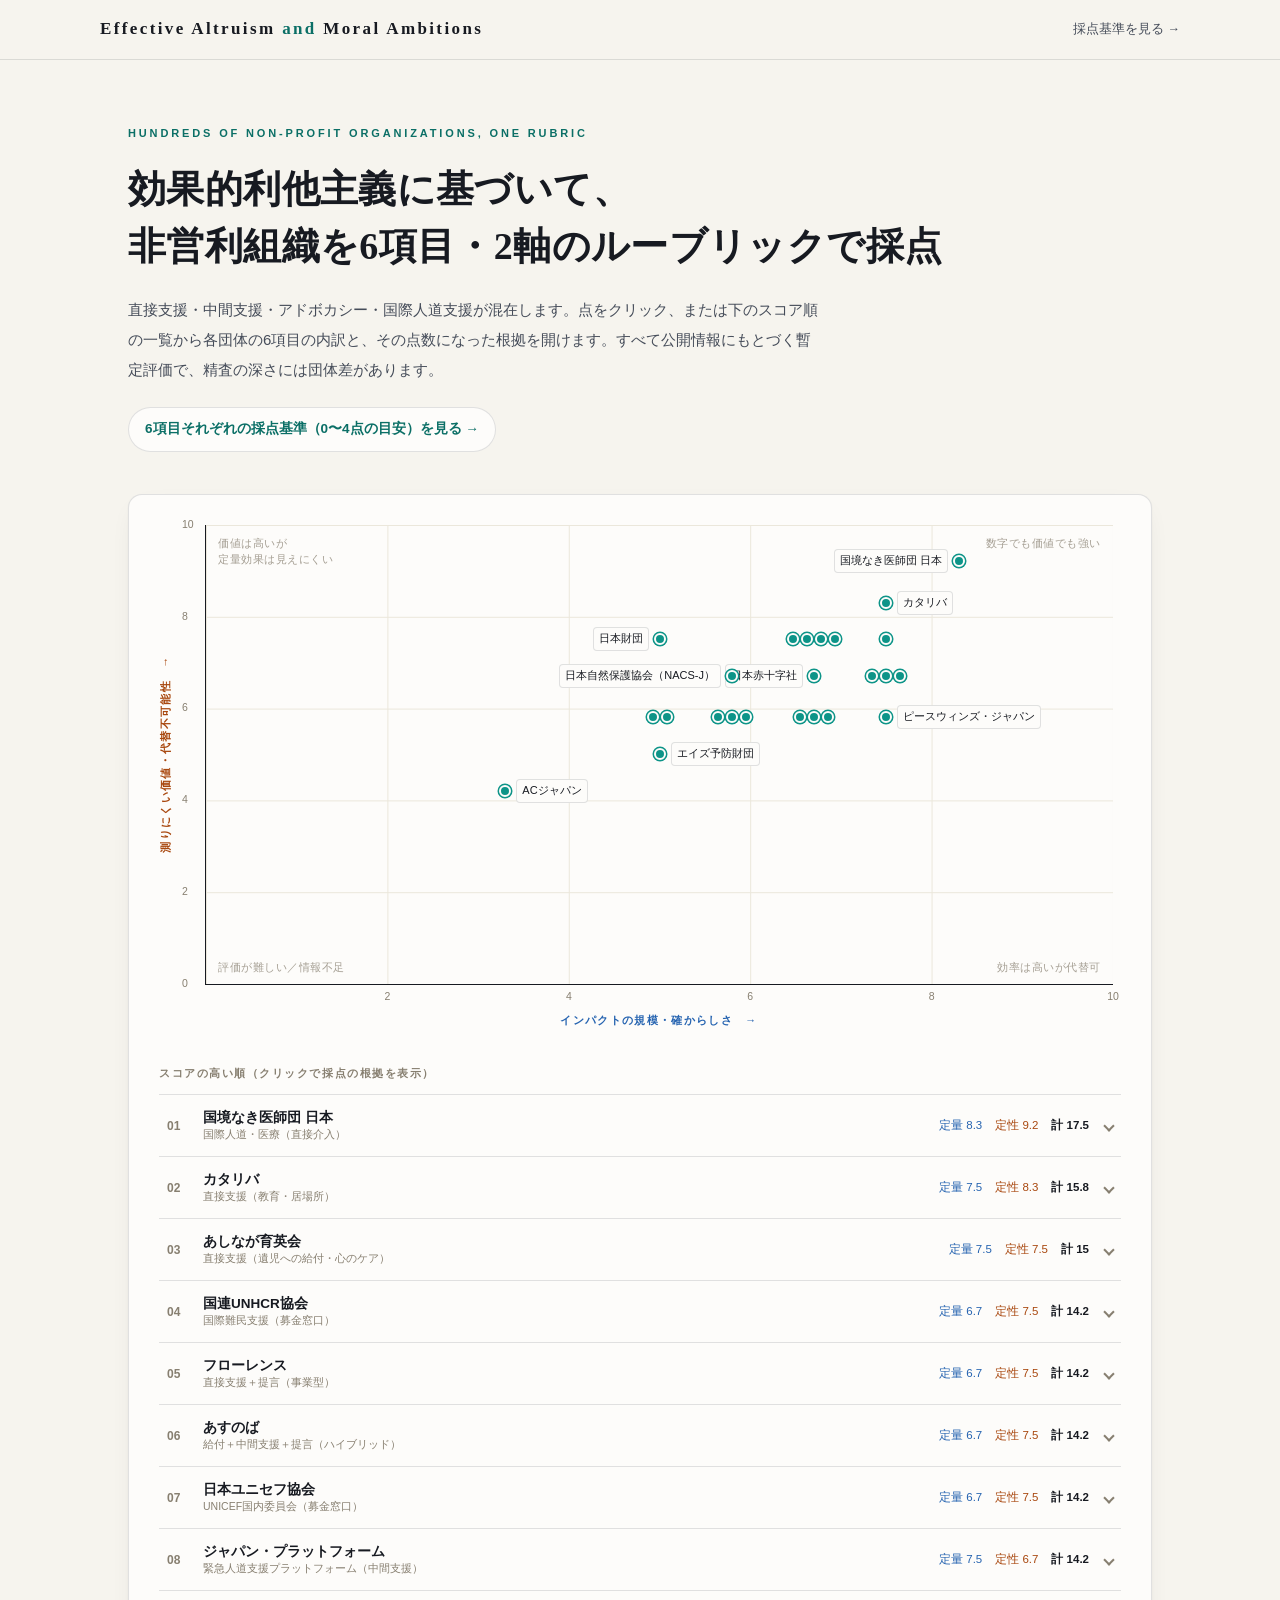
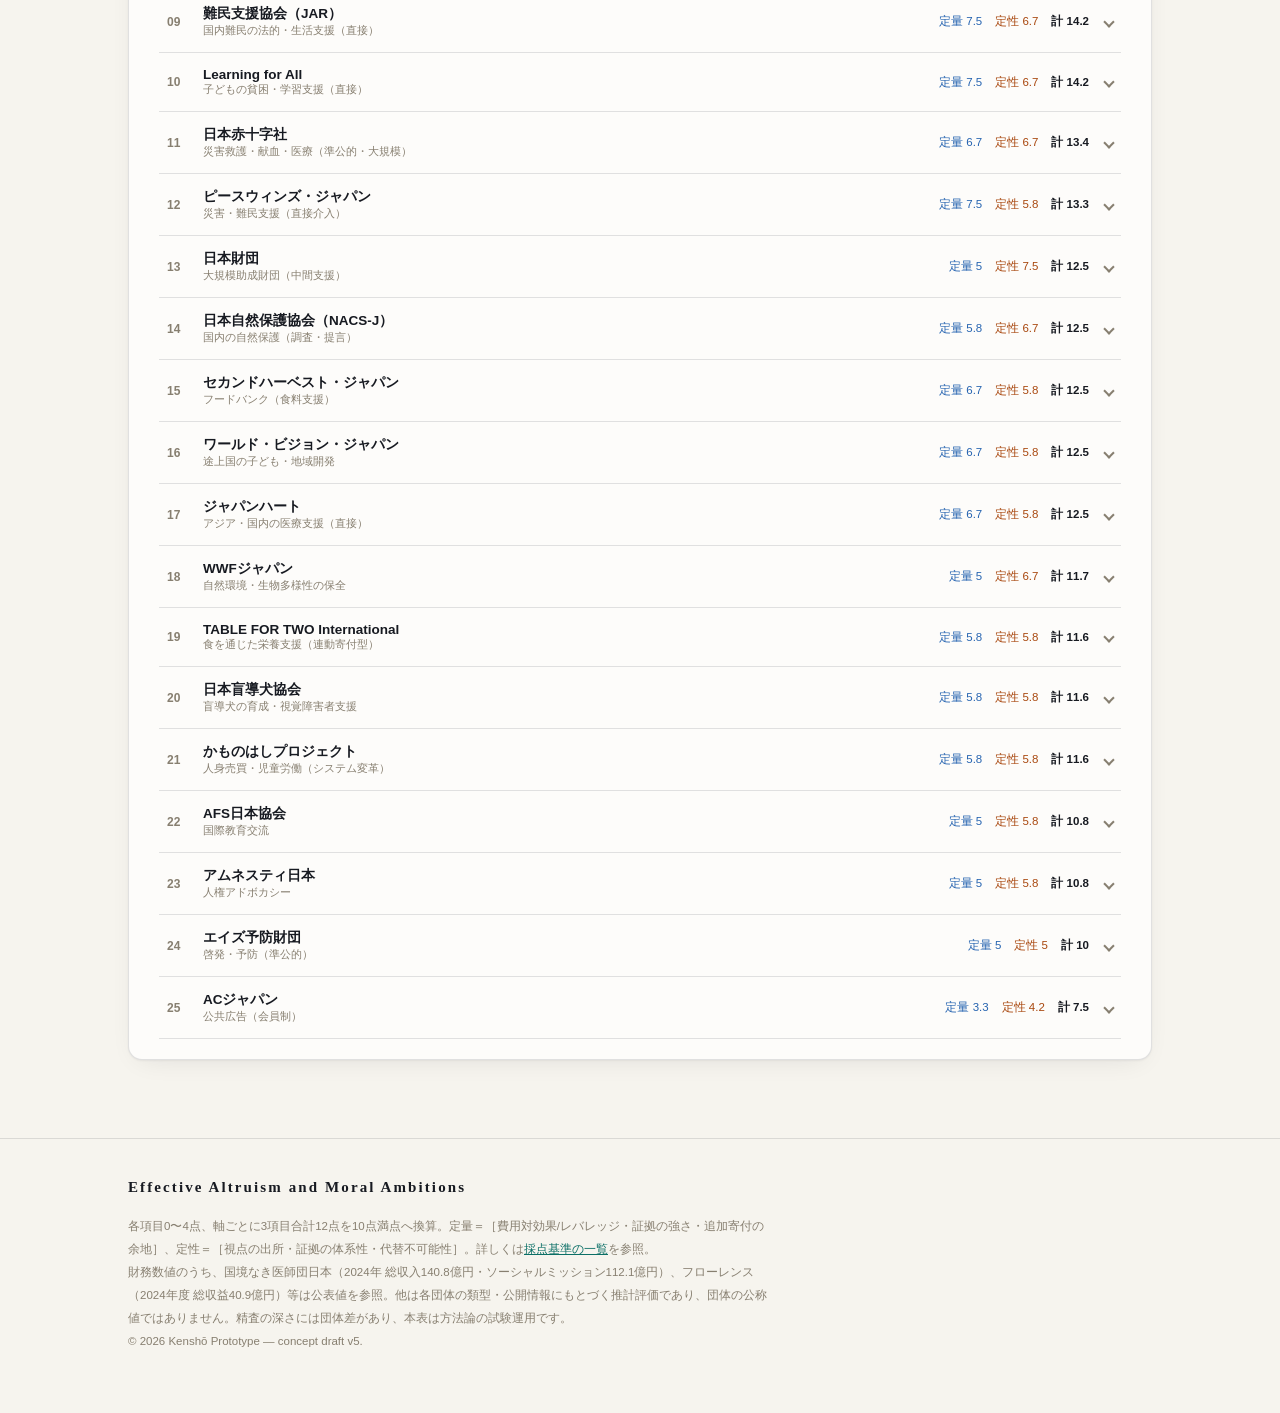
<file: index.html>
<!DOCTYPE html>
<html lang="ja">
<head>
<meta charset="UTF-8">
<meta name="viewport" content="width=device-width, initial-scale=1.0">
<title>Effective Altruism and Moral Ambitions</title>
<link rel="stylesheet" href="style.css">
</head>
<body>

<header>
  <div class="wrap head-inner">
    <a class="brand" href="index.html">Effective Altruism <em>and</em> Moral Ambitions</a>
    <nav class="nav"><a href="criteria.html">採点基準を見る →</a></nav>
  </div>
</header>

<div class="intro">
  <div class="wrap">
    <div class="eyebrow">Hundreds of Non-profit Organizations, One Rubric</div>
    <h1>効果的利他主義に基づいて、<br>非営利組織を6項目・2軸のルーブリックで採点</h1>
    <p class="lede sans">直接支援・中間支援・アドボカシー・国際人道支援が混在します。点をクリック、または下のスコア順の一覧から各団体の6項目の内訳と、その点数になった根拠を開けます。すべて公開情報にもとづく暫定評価で、精査の深さには団体差があります。</p>
    <p class="more"><a href="criteria.html">6項目それぞれの採点基準（0〜4点の目安）を見る →</a></p>
  </div>
</div>

<section class="viz">
  <div class="wrap">
    <div class="plot-card">
      <div class="plot-frame">
        <div class="plot" id="plot">
          <div class="ylabel sans">測りにくい価値・代替不可能性　→</div>
          <div class="qn tl sans">価値は高いが<br>定量効果は見えにくい</div>
          <div class="qn tr sans">数字でも価値でも強い</div>
          <div class="qn bl sans">評価が難しい／情報不足</div>
          <div class="qn br sans">効率は高いが代替可</div>
          <div class="tip" id="tip" role="tooltip"></div>
        </div>
        <div class="xlabel sans">インパクトの規模・確からしさ　→</div>
      </div>
      <div class="ranklist-h sans">スコアの高い順（クリックで採点の根拠を表示）</div>
      <div class="ranklist" id="ranklist" role="list"></div>
    </div>
  </div>
</section>

<footer>
  <div class="wrap">
    <a class="f-brand" href="index.html">Effective Altruism and Moral Ambitions</a>
    <p class="fnote sans">
      各項目0〜4点、軸ごとに3項目合計12点を10点満点へ換算。定量＝［費用対効果/レバレッジ・証拠の強さ・追加寄付の余地］、定性＝［視点の出所・証拠の体系性・代替不可能性］。詳しくは<a href="criteria.html">採点基準の一覧</a>を参照。<br>
      財務数値のうち、国境なき医師団日本（2024年 総収入140.8億円・ソーシャルミッション112.1億円）、フローレンス（2024年度 総収益40.9億円）等は公表値を参照。他は各団体の類型・公開情報にもとづく推計評価であり、団体の公称値ではありません。精査の深さには団体差があり、本表は方法論の試験運用です。<br>
      © 2026 Kenshō Prototype — concept draft v5.
    </p>
  </div>
</footer>

<script src="data/orgs.js"></script>
<script src="data/criteria.js"></script>
<script>
  const conv=a=>Math.round(a.reduce((x,y)=>x+y,0)/12*100)/10;

  // lp: which side the plot label sits on ('r' right / 'l' left)
  const orgs = window.ORGS;

  const plot=document.getElementById('plot');
  const ranklist=document.getElementById('ranklist');
  const tip=document.getElementById('tip');
  const dots={};

  // axis ticks (0–10, step 2)
  for(let v=0;v<=10;v+=2){
    const ty=document.createElement('span');
    ty.className='tick y sans'; ty.textContent=v;
    ty.style.bottom=(v*10)+'%'; plot.appendChild(ty);
    if(v>0){
      const tx=document.createElement('span');
      tx.className='tick x sans'; tx.textContent=v;
      tx.style.left=(v*10)+'%'; plot.appendChild(tx);
    }
  }

  // orgs sharing the exact same (x,y) get dodged horizontally so both stay visible
  const groups={};
  orgs.forEach(o=>{
    o._qx=conv(o.q); o._ly=conv(o.l);
    const k=o._qx+'|'+o._ly;
    (groups[k]=groups[k]||[]).push(o);
  });
  Object.values(groups).forEach(g=>{
    g.forEach((o,i)=>{ o._dx=g.length>1?(i-(g.length-1)/2)*14:0; });
  });

  function showTip(o,d){
    tip.innerHTML=`<div class="t-name">${o.name}</div><div class="t-kind">${o.kind}</div>
      <div class="t-scores"><span class="q">定量 <b>${o._qx}</b></span><span class="l">定性 <b>${o._ly}</b></span></div>`;
    const x=d.offsetLeft+o._dx, y=d.offsetTop;
    tip.style.left=Math.min(Math.max(x,80),plot.clientWidth-80)+'px';
    if(y<110){ tip.style.top=(y+16)+'px'; tip.style.transform='translateX(-50%)'; }
    else{ tip.style.top=(y-14)+'px'; tip.style.transform='translate(-50%,-100%)'; }
    tip.classList.add('show');
  }
  const hideTip=()=>tip.classList.remove('show');

  orgs.forEach((o,i)=>{
    const d=document.createElement('div');
    d.className='dot';
    d.style.left=(o._qx/10*100)+'%';
    d.style.bottom=(o._ly/10*100)+'%';
    d.style.transform=`translate(calc(-50% + ${o._dx}px),50%)`;
    d.setAttribute('role','button');
    d.setAttribute('tabindex','0');
    d.setAttribute('aria-label',`${o.name} 定量${o._qx} 定性${o._ly}`);
    d.innerHTML=`<div class="pt"></div><div class="tag ${o.lp} sans">${o.name}</div>`;
    d.addEventListener('click',()=>openFromDot(i));
    d.addEventListener('keydown',e=>{if(e.key==='Enter'||e.key===' '){e.preventDefault();openFromDot(i);}});
    d.addEventListener('mouseenter',()=>showTip(o,d));
    d.addEventListener('focus',()=>showTip(o,d));
    d.addEventListener('mouseleave',hideTip);
    d.addEventListener('blur',hideTip);
    plot.appendChild(d); dots[i]=d;
  });

  // Ranked accordion (replaces the old tabs): sorted by combined score,
  // each row collapses/expands its scoring detail in place on click.
  const tot=o=>Math.round((o._qx+o._ly)*10)/10;
  orgs.map((o,i)=>i)
    .sort((a,b)=>(tot(orgs[b])-tot(orgs[a]))||(a-b))
    .forEach((i,rank)=>{
      const o=orgs[i];
      const wrap=document.createElement('div');
      wrap.className='rank-item-wrap';
      wrap.innerHTML=`<button class="rank-item" aria-expanded="false">
          <span class="rank-no sans">${String(rank+1).padStart(2,'0')}</span>
          <span class="rank-main"><span class="rank-name">${o.name}</span><span class="rank-kind sans">${o.kind}</span></span>
          <span class="rank-sc sans"><span class="q">定量 ${o._qx}</span><span class="l">定性 ${o._ly}</span><span class="tt">計 ${tot(o)}</span></span>
          <span class="rank-caret" aria-hidden="true"></span>
        </button>
        <div class="rank-detail"><div class="rank-detail-inner">${axisHTML(o,'q')+axisHTML(o,'l')}</div></div>`;
      wrap.querySelector('.rank-item').addEventListener('click',()=>toggle(i));
      ranklist.appendChild(wrap);
      o._tab=wrap;
    });

  // Label de-cluttering: a dot whose point is close to any other dot shows no
  // persistent label (revealed only on hover / focus / select). Among the
  // remaining isolated dots, drop any label that would still overlap another.
  function layoutLabels(){
    const pr=plot.getBoundingClientRect();
    if(!pr.width) return;
    const rel=el=>{const r=el.getBoundingClientRect();return{l:r.left-pr.left,t:r.top-pr.top,r:r.right-pr.left,b:r.bottom-pr.top,cx:r.left+r.width/2-pr.left,cy:r.top+r.height/2-pr.top};};
    const NEAR=34; // px: dots closer than this to a neighbour are treated as clustered
    const pts=orgs.map((o,i)=>rel(dots[i].querySelector('.pt')));
    const isNear=i=>pts.some((p,j)=>j!==i&&Math.hypot(p.cx-pts[i].cx,p.cy-pts[i].cy)<NEAR);
    const order=orgs.map((o,i)=>i).sort((a,b)=>
      (orgs[b]._qx+orgs[b]._ly)-(orgs[a]._qx+orgs[a]._ly));
    orgs.forEach((o,i)=>dots[i].querySelector('.tag').classList.remove('hidden'));
    const placed=[]; const pad=2;
    order.forEach(i=>{
      const tag=dots[i].querySelector('.tag');
      if(isNear(i)){ tag.classList.add('hidden'); return; }
      const box=rel(tag);
      const hit=placed.some(q=>!(box.r+pad<q.l||box.l-pad>q.r||box.b+pad<q.t||box.t-pad>q.b));
      if(hit) tag.classList.add('hidden'); else placed.push(box);
    });
  }

  function axisHTML(o,key){
    const items=window.RUBRIC[key].items.map(x=>x.name),sc=o[key],rats=o[key==='q'?'qr':'lr'];
    const label=key==='q'?'定量｜規模と確からしさ':'定性｜価値と代替不可能性';
    let h=`<div class="axisblock"><div class="axis-h ${key}">${label}</div>
      <div class="axis-conv ${key} sans">3項目合計 → <b>${conv(sc)} / 10</b></div>`;
    items.forEach((it,idx)=>{
      let pips=''; for(let p=1;p<=4;p++) pips+=`<span class="pip ${p<=sc[idx]?'on '+key:''}"></span>`;
      h+=`<div class="crit"><div class="crit-top"><div class="crit-name sans">${it}</div>
        <div class="scorebox"><div class="pips">${pips}</div><div class="pipnum sans">${sc[idx]} / 4</div></div></div>
        <div class="rationale sans">${rats[idx]}</div></div>`;
    });
    return h+`</div>`;
  }

  // Accordion open/close. Single-open: opening one closes the rest.
  function toggle(i){
    const wrap=orgs[i]._tab, willOpen=!wrap.classList.contains('open');
    orgs.forEach((o,k)=>{
      o._tab.classList.remove('open');
      o._tab.querySelector('.rank-item').setAttribute('aria-expanded','false');
      dots[k].classList.remove('active');
    });
    if(willOpen){
      wrap.classList.add('open');
      wrap.querySelector('.rank-item').setAttribute('aria-expanded','true');
      dots[i].classList.add('active');
    }
  }
  // Clicking a plot dot just moves to that org's row in the ranked list and
  // briefly highlights it; the detail is opened by clicking the row itself.
  function openFromDot(i){
    const wrap=orgs[i]._tab;
    wrap.scrollIntoView({behavior:'smooth',block:'center'});
    wrap.classList.remove('flash'); void wrap.offsetWidth; wrap.classList.add('flash');
    setTimeout(()=>wrap.classList.remove('flash'),1300);
  }
  layoutLabels();
  window.addEventListener('load',layoutLabels);
  let _rt; window.addEventListener('resize',()=>{clearTimeout(_rt);_rt=setTimeout(layoutLabels,120);});
</script>

</body>
</html>
</file>
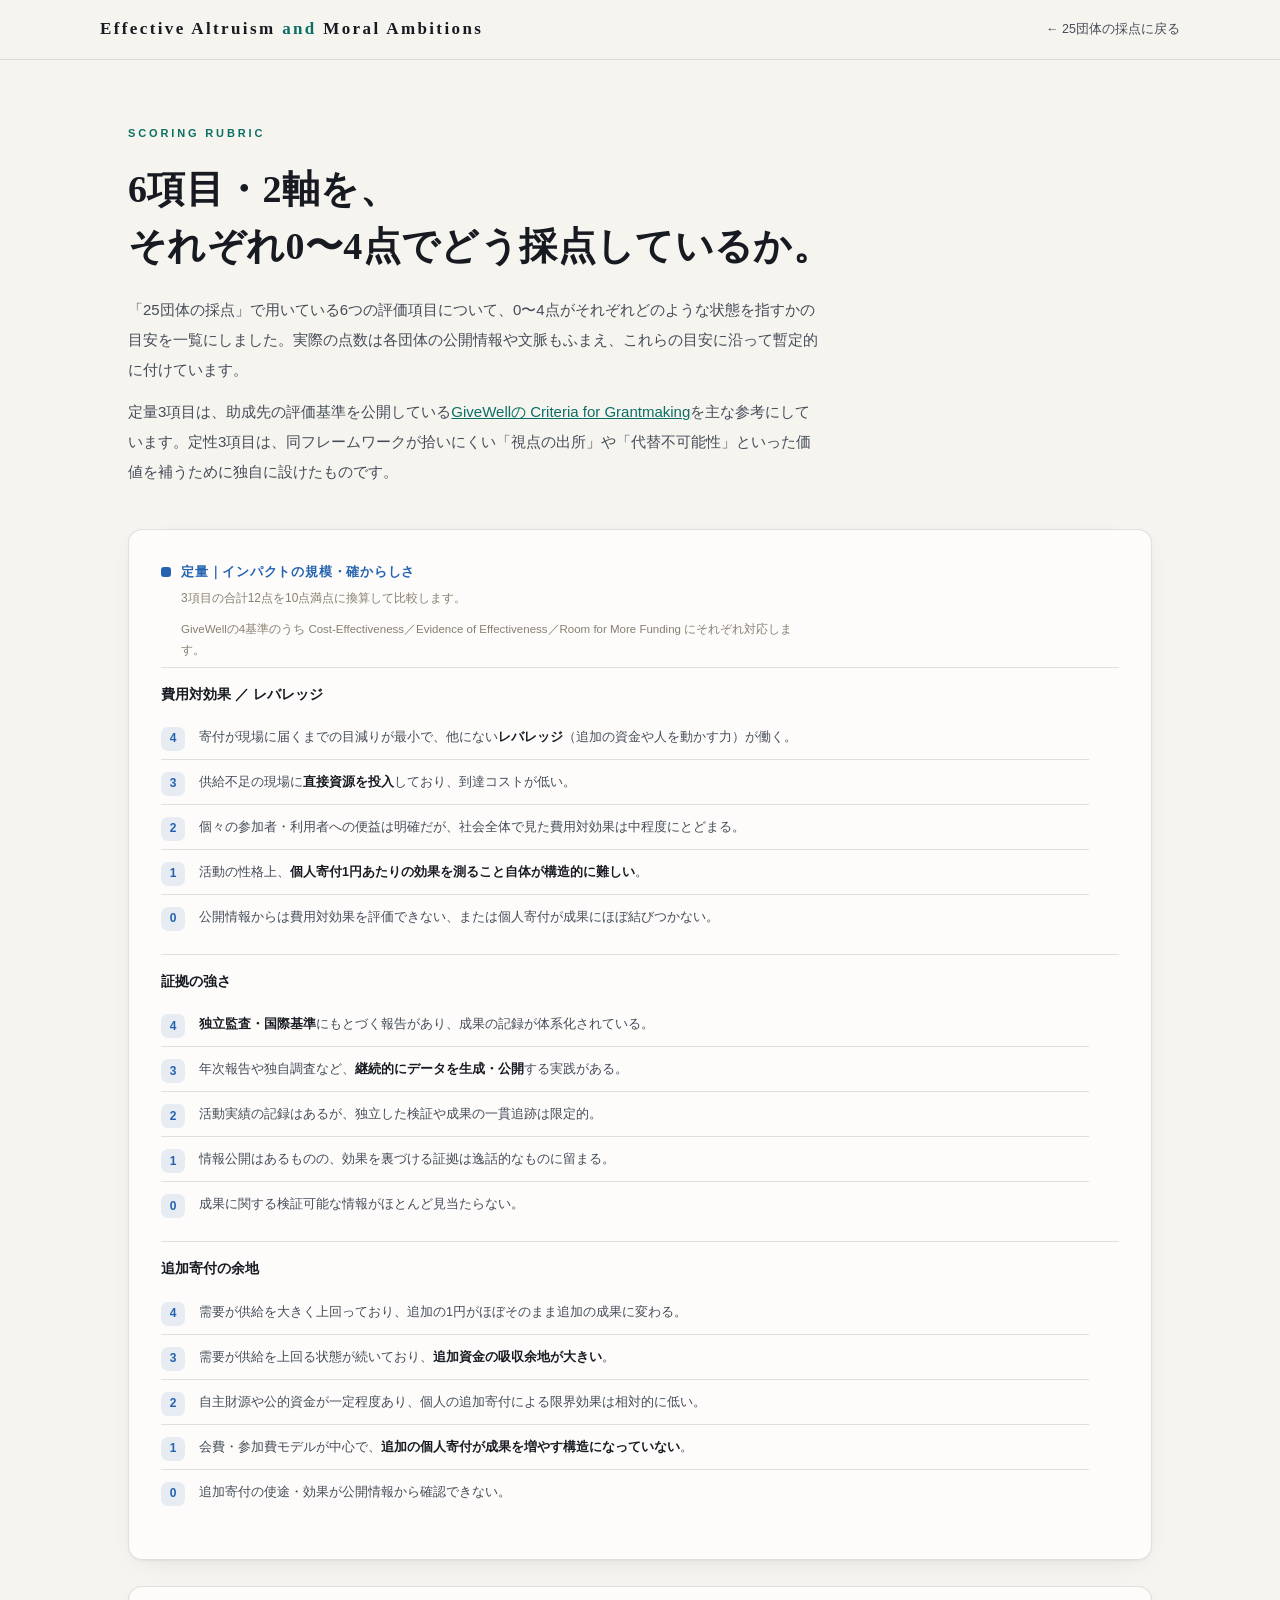
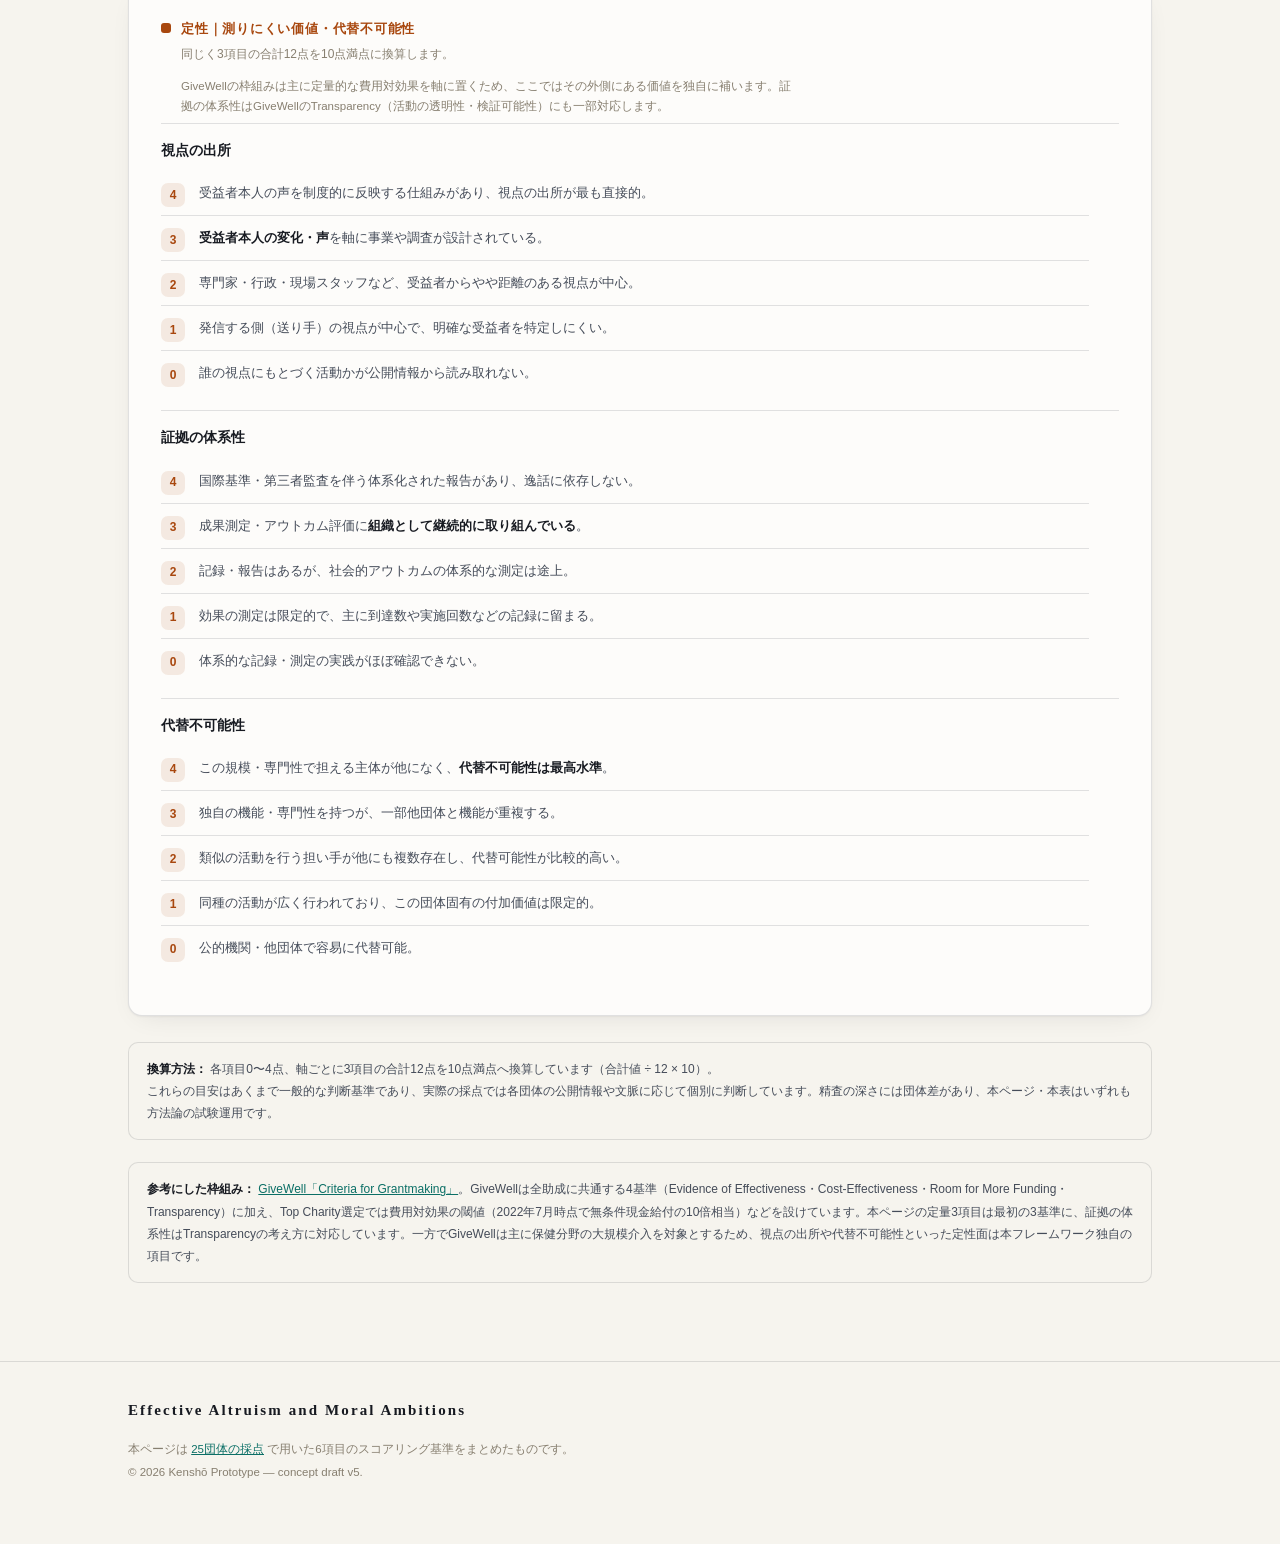
<file: criteria.html>
<!DOCTYPE html>
<html lang="ja">
<head>
<meta charset="UTF-8">
<meta name="viewport" content="width=device-width, initial-scale=1.0">
<title>採点基準 ─ Effective Altruism and Moral Ambitions</title>
<link rel="stylesheet" href="style.css">
</head>
<body>

<header>
  <div class="wrap head-inner">
    <a class="brand" href="index.html">Effective Altruism <em>and</em> Moral Ambitions</a>
    <nav class="nav"><a href="index.html">← <span class="org-count"></span>団体の採点に戻る</a></nav>
  </div>
</header>

<div class="intro">
  <div class="wrap">
    <div class="eyebrow">Scoring Rubric</div>
    <h1>6項目・2軸を、<br>それぞれ0〜4点でどう採点しているか。</h1>
    <p class="lede sans">「<span class="org-count"></span>団体の採点」で用いている6つの評価項目について、0〜4点がそれぞれどのような状態を指すかの目安を一覧にしました。実際の点数は各団体の公開情報や文脈もふまえ、これらの目安に沿って暫定的に付けています。</p>
    <p class="lede sans" style="margin-top:12px">定量3項目は、助成先の評価基準を公開している<a href="https://www.givewell.org/how-we-work/criteria#Criteria_for_Grantmaking" target="_blank" rel="noopener">GiveWellの Criteria for Grantmaking</a>を主な参考にしています。定性3項目は、同フレームワークが拾いにくい「視点の出所」や「代替不可能性」といった価値を補うために独自に設けたものです。</p>
  </div>
</div>

<section class="viz">
  <div class="wrap">

    <div id="rubrics"></div>

    <div class="note sans">
      <b>換算方法：</b> 各項目0〜4点、軸ごとに3項目の合計12点を10点満点へ換算しています（合計値 ÷ 12 × 10）。<br>
      これらの目安はあくまで一般的な判断基準であり、実際の採点では各団体の公開情報や文脈に応じて個別に判断しています。精査の深さには団体差があり、本ページ・本表はいずれも方法論の試験運用です。
    </div>

    <div class="note sans">
      <b>参考にした枠組み：</b> <a href="https://www.givewell.org/how-we-work/criteria#Criteria_for_Grantmaking" target="_blank" rel="noopener">GiveWell「Criteria for Grantmaking」</a>。GiveWellは全助成に共通する4基準（Evidence of Effectiveness・Cost-Effectiveness・Room for More Funding・Transparency）に加え、Top Charity選定では費用対効果の閾値（2022年7月時点で無条件現金給付の10倍相当）などを設けています。本ページの定量3項目は最初の3基準に、証拠の体系性はTransparencyの考え方に対応しています。一方でGiveWellは主に保健分野の大規模介入を対象とするため、視点の出所や代替不可能性といった定性面は本フレームワーク独自の項目です。
    </div>

  </div>
</section>

<footer>
  <div class="wrap">
    <a class="f-brand" href="index.html">Effective Altruism and Moral Ambitions</a>
    <p class="fnote sans">
      本ページは <a href="index.html"><span class="org-count"></span>団体の採点</a> で用いた6項目のスコアリング基準をまとめたものです。<br>
      © 2026 Kenshō Prototype — concept draft v5.
    </p>
  </div>
</footer>

<script src="data/orgs.js"></script>
<script src="data/criteria.js"></script>
<script>
  document.querySelectorAll('.org-count').forEach(el=>el.textContent=window.ORGS.length);

  // Rubric cards are generated from window.RUBRIC (data/criteria.js), the
  // single source of truth shared with index.html. Anchors are stored 0→4
  // ascending; here they render 4→0 descending, matching the original page.
  function critHTML(it,key){
    let a='';
    for(let s=4;s>=0;s--){
      a+=`<div class="anchor"><div class="anum ${key}">${s}</div><div class="atext sans">${it.anchors[s]}</div></div>`;
    }
    return `<div class="crit">
        <div class="crit-name sans">${it.name}</div>
        <div class="anchor-list">${a}</div>
      </div>`;
  }
  function cardHTML(key){
    const r=window.RUBRIC[key];
    return `<div class="rubric-card">
      <div class="axis-h ${key}">${r.label}</div>
      <div class="axis-conv sans">${r.conv}</div>
      <div class="axis-ref sans">${r.ref}</div>
      ${r.items.map(it=>critHTML(it,key)).join('')}
    </div>`;
  }
  document.getElementById('rubrics').innerHTML=['q','l'].map(cardHTML).join('');
</script>

</body>
</html>
</file>
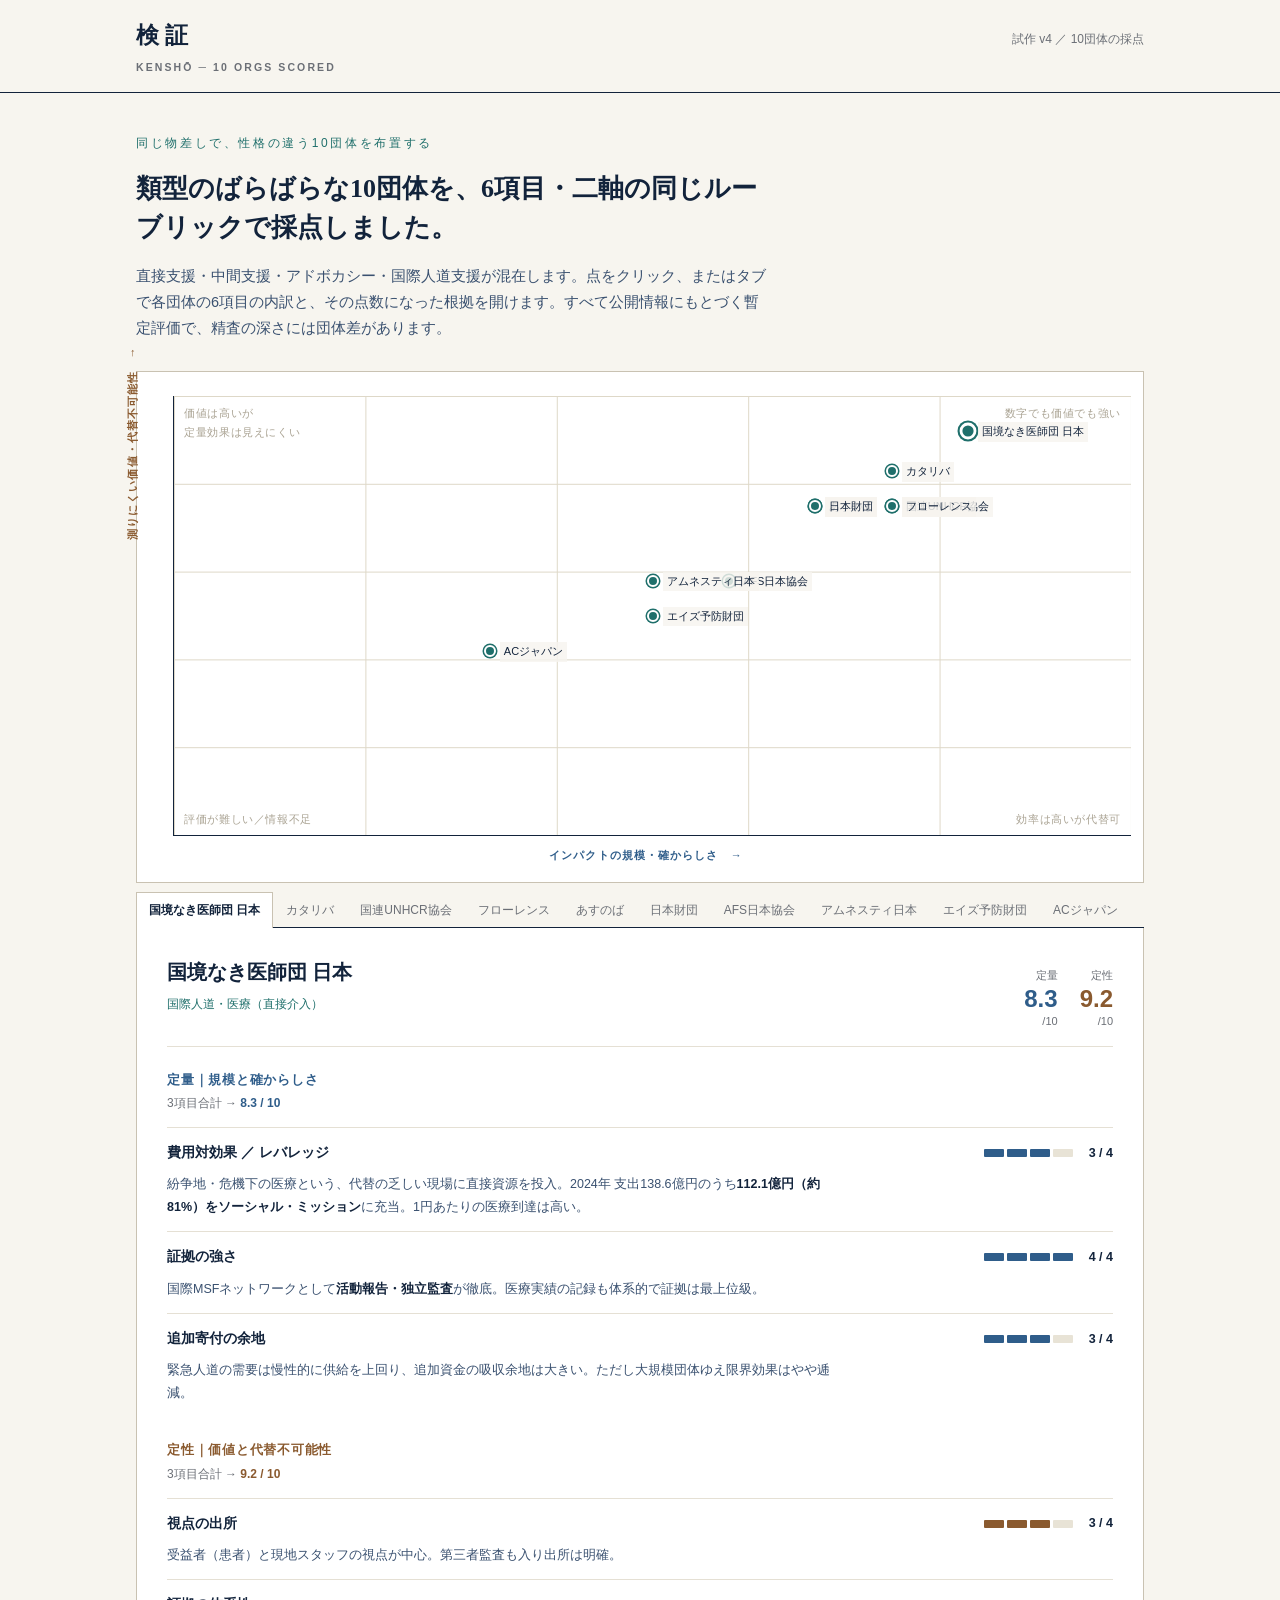
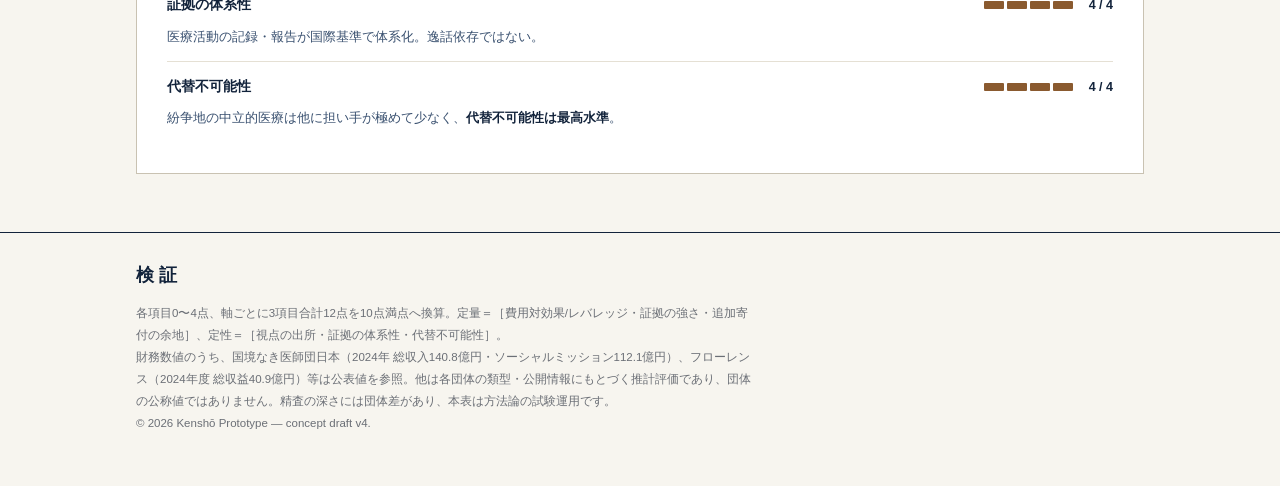
<file: kensho-10-orgs.html>
<!DOCTYPE html>
<html lang="ja">
<head>
<meta charset="UTF-8">
<meta name="viewport" content="width=device-width, initial-scale=1.0">
<title>Effective Altruism and Moral Ambitions</title>
<style>
  :root{
    --ink:#12233b;--ink-soft:#3a5170;--paper:#f7f5ef;--paper-line:#e5e0d4;
    --rule:#c9c2b2;--accent:#1f6f6b;--accent-soft:#e4efee;
    --quant:#2f5d8a;--quant-soft:#e2ebf3;--qual:#8a5a2f;--qual-soft:#f0e7db;
    --muted:#6b6f76;--white:#fff;--track:#e8e3d6;--grid:#ded8c8;
  }
  @media(prefers-color-scheme:dark){
    :root{
      --ink:#e7e4da;--ink-soft:#b6bcc7;--paper:#14171c;--paper-line:#2a2e35;
      --rule:#3a3f47;--accent:#5cb3ac;--accent-soft:#1b2b2a;
      --quant:#7ea8d8;--quant-soft:#1c2733;--qual:#d99f66;--qual-soft:#2c2419;
      --muted:#8b909a;--white:#1c1f26;--track:#2a2e35;--grid:#2a2e35;
    }
    .qn{color:#5c6068}
    .dot .tag{background:rgba(20,23,28,.82)}
  }
  *{box-sizing:border-box;margin:0;padding:0}
  body{font-family:"Hiragino Mincho ProN","Yu Mincho",serif;background:var(--paper);color:var(--ink);line-height:1.8;-webkit-font-smoothing:antialiased}
  .sans{font-family:"Hiragino Sans","Yu Gothic",sans-serif}
  .wrap{max-width:1060px;margin:0 auto;padding:0 26px}

  header{border-bottom:1.5px solid var(--ink);padding:15px 0;position:sticky;top:0;background:var(--paper);z-index:30}
  .head-inner{display:flex;align-items:baseline;justify-content:space-between}
  .brand{font-size:23px;letter-spacing:.28em;font-weight:600}
  .brand small{font-size:10.5px;letter-spacing:.2em;color:var(--muted);display:block;margin-top:2px;font-family:"Hiragino Sans",sans-serif}
  .rt{font-family:"Hiragino Sans",sans-serif;font-size:12px;color:var(--muted)}

  .intro{padding:40px 0 22px}
  .intro .eyebrow{font-family:"Hiragino Sans",sans-serif;font-size:12px;letter-spacing:.22em;color:var(--accent);margin-bottom:14px}
  .intro h1{font-size:26px;font-weight:600;max-width:24em;line-height:1.5}
  .intro p{margin-top:16px;max-width:44em;font-size:14.5px;color:var(--ink-soft);font-family:"Hiragino Sans",sans-serif}

  /* 俯瞰マトリクス */
  .mini{padding:8px 0 34px}
  .plot-shell{position:relative;background:var(--white);border:1px solid var(--rule);padding:24px 24px 16px}
  .ylabel{position:absolute;left:-4px;top:50%;transform:rotate(-90deg) translateX(50%);transform-origin:left center;font-family:"Hiragino Sans",sans-serif;font-size:11px;letter-spacing:.1em;color:var(--qual);font-weight:700;white-space:nowrap}
  .plot{position:relative;width:100%;height:440px;margin-left:12px;
    background:linear-gradient(var(--grid) 1px,transparent 1px) 0 0/100% 20%,linear-gradient(90deg,var(--grid) 1px,transparent 1px) 0 0/20% 100%;
    border-left:1.5px solid var(--ink);border-bottom:1.5px solid var(--ink)}
  .dot{position:absolute;transform:translate(-50%,50%);cursor:pointer;z-index:3}
  .dot .pt{width:12px;height:12px;border-radius:50%;background:var(--accent);border:2px solid var(--white);box-shadow:0 0 0 1.5px var(--accent);transition:transform .14s}
  .dot.active .pt,.dot:hover .pt{transform:scale(1.4)}
  .dot .tag{position:absolute;left:16px;top:-3px;white-space:nowrap;font-family:"Hiragino Sans",sans-serif;font-size:11px;color:var(--ink);background:rgba(247,245,239,.82);padding:0 4px}
  .xlabel{text-align:center;font-family:"Hiragino Sans",sans-serif;font-size:11px;letter-spacing:.1em;color:var(--quant);font-weight:700;margin:10px 0 0 12px}
  .qn{position:absolute;font-family:"Hiragino Sans",sans-serif;font-size:10.5px;color:#aaa393;letter-spacing:.06em;pointer-events:none}
  .qn.tr{top:8px;right:10px;text-align:right}.qn.tl{top:8px;left:10px}.qn.br{bottom:6px;right:10px;text-align:right}.qn.bl{bottom:6px;left:10px}

  .tabs{display:flex;gap:0;border-bottom:1.5px solid var(--ink);flex-wrap:wrap;margin-top:8px}
  .tab{font-family:"Hiragino Sans",sans-serif;font-size:12px;padding:9px 12px;cursor:pointer;color:var(--muted);border:1px solid transparent;border-bottom:none;background:transparent;position:relative;top:1px}
  .tab.active{background:var(--white);border-color:var(--rule);color:var(--ink);font-weight:600}

  .board{background:var(--white);border:1px solid var(--rule);border-top:none;padding:26px 30px 30px}
  .org-head{display:flex;align-items:baseline;justify-content:space-between;flex-wrap:wrap;gap:10px;border-bottom:1px solid var(--paper-line);padding-bottom:14px}
  .org-head h2{font-size:20px;font-weight:600}
  .org-head .kind{font-family:"Hiragino Sans",sans-serif;font-size:12px;color:var(--accent);margin-top:4px}
  .tot{display:flex;gap:22px}
  .tot .t{text-align:right;font-family:"Hiragino Sans",sans-serif}
  .tot .t .lb{font-size:11px;color:var(--muted)}
  .tot .t .vl{font-size:24px;font-weight:600;line-height:1.1}
  .tot .q .vl{color:var(--quant)}.tot .l .vl{color:var(--qual)}
  .tot .t .mx{font-size:11px;color:var(--muted)}

  .axisblock{margin-top:22px}
  .axis-h{font-family:"Hiragino Sans",sans-serif;font-size:12.5px;letter-spacing:.06em;font-weight:700;margin-bottom:2px}
  .axis-h.q{color:var(--quant)}.axis-h.l{color:var(--qual)}
  .axis-conv{font-family:"Hiragino Sans",sans-serif;font-size:12px;color:var(--muted);margin-bottom:12px}
  .crit{padding:13px 0;border-top:1px solid var(--paper-line)}
  .crit-top{display:flex;align-items:baseline;justify-content:space-between;gap:12px}
  .crit-name{font-family:"Hiragino Sans",sans-serif;font-size:13.5px;font-weight:600}
  .scorebox{display:flex;align-items:center;gap:10px;flex-shrink:0}
  .pips{display:flex;gap:3px}
  .pip{width:20px;height:8px;border-radius:1px;background:var(--track)}
  .pip.on.q{background:var(--quant)}.pip.on.l{background:var(--qual)}
  .pipnum{font-family:"Hiragino Sans",sans-serif;font-size:12.5px;font-weight:600;width:30px;text-align:right}
  .rationale{font-family:"Hiragino Sans",sans-serif;font-size:12.5px;color:var(--ink-soft);line-height:1.8;margin-top:8px;max-width:54em}
  .rationale b{color:var(--ink)}

  .note{margin-top:20px;background:var(--paper);border:1px solid var(--paper-line);padding:14px 16px;font-family:"Hiragino Sans",sans-serif;font-size:12px;color:var(--ink-soft);line-height:1.7}
  .note b{color:var(--ink)}

  footer{border-top:1.5px solid var(--ink);padding:26px 0 52px;margin-top:24px}
  .fnote{font-family:"Hiragino Sans",sans-serif;font-size:11.5px;color:var(--muted);line-height:1.9;max-width:54em}
  @media(max-width:720px){.plot{height:360px}.intro h1{font-size:20px}.crit-top{flex-direction:column;gap:6px}.pip{width:16px}}
</style>
</head>
<body>

<header>
  <div class="wrap head-inner">
    <div class="brand">検証<small>KENSHŌ ─ 10 ORGS SCORED</small></div>
    <div class="rt sans">試作 v4 ／ 10団体の採点</div>
  </div>
</header>

<div class="intro">
  <div class="wrap">
    <div class="eyebrow sans">同じ物差しで、性格の違う10団体を布置する</div>
    <h1>類型のばらばらな10団体を、6項目・二軸の同じルーブリックで採点しました。</h1>
    <p class="sans">直接支援・中間支援・アドボカシー・国際人道支援が混在します。点をクリック、またはタブで各団体の6項目の内訳と、その点数になった根拠を開けます。すべて公開情報にもとづく暫定評価で、精査の深さには団体差があります。</p>
  </div>
</div>

<div class="mini">
  <div class="wrap">
    <div class="plot-shell">
      <div class="ylabel sans">測りにくい価値・代替不可能性　→</div>
      <div class="plot" id="plot">
        <div class="qn tl sans">価値は高いが<br>定量効果は見えにくい</div>
        <div class="qn tr sans">数字でも価値でも強い</div>
        <div class="qn bl sans">評価が難しい／情報不足</div>
        <div class="qn br sans">効率は高いが代替可</div>
      </div>
      <div class="xlabel sans">インパクトの規模・確からしさ　→</div>
    </div>
    <div class="tabs" id="tabs"></div>
    <div class="board" id="board"></div>
  </div>
</div>

<footer>
  <div class="wrap">
    <div class="brand" style="font-size:18px;margin-bottom:12px">検証</div>
    <p class="fnote sans">
      各項目0〜4点、軸ごとに3項目合計12点を10点満点へ換算。定量＝［費用対効果/レバレッジ・証拠の強さ・追加寄付の余地］、定性＝［視点の出所・証拠の体系性・代替不可能性］。<br>
      財務数値のうち、国境なき医師団日本（2024年 総収入140.8億円・ソーシャルミッション112.1億円）、フローレンス（2024年度 総収益40.9億円）等は公表値を参照。他は各団体の類型・公開情報にもとづく推計評価であり、団体の公称値ではありません。精査の深さには団体差があり、本表は方法論の試験運用です。<br>
      © 2026 Kenshō Prototype — concept draft v4.
    </p>
  </div>
</footer>

<script>
  const RUBRIC={
    q:['費用対効果 ／ レバレッジ','証拠の強さ','追加寄付の余地'],
    l:['視点の出所','証拠の体系性','代替不可能性']
  };
  const conv=a=>Math.round(a.reduce((x,y)=>x+y,0)/12*100)/10;

  const orgs=[
   {id:'msf',name:'国境なき医師団 日本',kind:'国際人道・医療（直接介入）',
    q:[3,4,3],l:[3,4,4],
    qr:['紛争地・危機下の医療という、代替の乏しい現場に直接資源を投入。2024年 支出138.6億円のうち<b>112.1億円（約81%）をソーシャル・ミッション</b>に充当。1円あたりの医療到達は高い。',
        '国際MSFネットワークとして<b>活動報告・独立監査</b>が徹底。医療実績の記録も体系的で証拠は最上位級。',
        '緊急人道の需要は慢性的に供給を上回り、追加資金の吸収余地は大きい。ただし大規模団体ゆえ限界効果はやや逓減。'],
    lr:['受益者（患者）と現地スタッフの視点が中心。第三者監査も入り出所は明確。',
        '医療活動の記録・報告が国際基準で体系化。逸話依存ではない。',
        '紛争地の中立的医療は他に担い手が極めて少なく、<b>代替不可能性は最高水準</b>。']},

   {id:'katariba',name:'カタリバ',kind:'直接支援（教育・居場所）',
    q:[3,3,3],l:[3,4,3],
    qr:['困難を抱える子ども・若者への教育/居場所支援を直接提供。事業と成果の距離が近く、費用対効果は中〜高。',
        '2024年度まで年次報告・貸借対照表を継続公開。<b>プログラム評価の実践</b>もあり証拠は強め。',
        '事業拡大局面で追加資金の使途は明確。吸収余地あり。'],
    lr:['子ども本人の変化を軸に据え、受益者視点が濃い。3点。',
        '成果測定・アウトカム評価に積極的で、<b>体系性が高い</b>。4点。',
        '個別伴走型の居場所は代替が乏しいが、類似NPOも一部存在。3点。']},

   {id:'unhcr',name:'国連UNHCR協会',kind:'国際難民支援（募金窓口）',
    q:[3,3,3],l:[2,3,4],
    qr:['UNHCRの日本公式支援窓口。集めた寄付が国際機関を通じ<b>難民支援へレバレッジ</b>する。国際機関経由ゆえ現場との距離はやや遠い。',
        '国連機関としての報告体制は堅牢だが、日本窓口→本部→現場の多段で個別帰属は追いにくい。3点。',
        '世界の難民需要は巨大で吸収余地は事実上無限だが、限界効果の可視化は難しい。3点。'],
    lr:['受益者（難民）から組織的距離があり、視点の直接性は中程度。2点。',
        'UNHCRの国際的な報告基盤に支えられ体系性は高い。3点。',
        '国連の難民保護は国家横断で<b>代替がきわめて困難</b>。4点。']},

   {id:'florence',name:'フローレンス',kind:'直接支援＋提言（事業型）',
    q:[3,3,3],l:[3,3,3],
    qr:['病児保育・障害児保育・こども宅食等を直接運営。2024年度 総収益40.9億円、うち<b>自治体補助46%・寄付17%</b>の事業型。寄付は新規開発・提言に充当され費用対効果は中〜高。',
        '会計報告を事業モデル別に開示するなど透明性が高い。成果指標も一部整備。3点。',
        '寄付は「制度の隙間を埋める新規事業」に回るため、追加寄付の限界効果は比較的明確。3点。'],
    lr:['利用者（保護者・子ども）視点を軸に事業設計。3点。',
        '事業データの開示は進むが、社会的アウトカムの体系測定は途上。3点。',
        '病児保育等は民間の先駆で代替が乏しい一方、制度化で公的代替も進む。3点。']},

   {id:'asunoba',name:'あすのば',kind:'給付＋中間支援＋提言（ハイブリッド）',
    q:[2,3,3],l:[3,3,3],
    qr:['入学・新生活給付金という<b>直接給付</b>と、政策提言・中間支援を併走。給付部分は費用対効果が見えやすいが、提言部分は測りにくく総合で中程度。事業費<b>約85%</b>を公称。',
        '6千人規模の当事者調査など<b>実態データを自ら生成</b>。証拠基盤は堅実。3点。',
        '寄付の多くが給付原資に直結し、追加寄付が給付人数増につながりやすい。3点。'],
    lr:['子ども・保護者への直接調査で<b>受益者視点</b>を組織的に収集。3点。',
        '調査を継続実施し体系性あり。ただし規模は中。3点。',
        '給付＋提言＋中間支援の三位一体は独自だが、各機能には代替もある。3点。']},

   {id:'nippon',name:'日本財団',kind:'大規模助成財団（中間支援）',
    q:[3,3,2],l:[2,3,4],
    qr:['競艇事業を原資に<b>広範な分野へ大規模助成</b>。1円が多数の現場団体を動かすレバレッジは大きいが、分野が広く平均費用対効果は薄まる。3点。',
        '助成実績の開示は厚いが、助成先の成果まで一貫追跡するのは規模ゆえ困難。3点。',
        '自主財源が潤沢で、個人の追加寄付の限界効果は相対的に低い。2点。'],
    lr:['助成を通じた間接支援で、受益者からの距離は遠い。2点。',
        '大規模組織として報告・調査体制は整備。3点。',
        '国内最大級の助成インフラで、<b>この規模の担い手は他にない</b>。4点。']},

   {id:'afs',name:'AFS日本協会',kind:'国際教育交流',
    q:[2,3,2],l:[2,3,2],
    qr:['高校生の国際交流・留学を運営。参加者への便益は明確だが、社会全体への費用対効果としては限定的で中程度。2点。',
        '長い運営実績とプログラム記録があり証拠は中〜高。3点。',
        '参加費モデルが中心で、寄付の追加的余地は限定的。2点。'],
    lr:['参加した生徒の視点が中心。2点。',
        '長年の運営で記録は体系的。3点。',
        '国際交流の担い手は他にも多く、代替可能性が高い。2点。']},

   {id:'amnesty',name:'アムネスティ日本',kind:'人権アドボカシー',
    q:[1,2,3],l:[2,2,3],
    qr:['人権侵害への調査・キャンペーン・提言。<b>成果を寄付1円あたりで測ることは構造的に困難</b>。最低〜低評価。1点。',
        '国際調査に基づく発信だが、個別の政策変化への寄与の立証は難しい。2点。',
        '運動体として追加資金の使途はあるが、成果連動は不透明。3点。'],
    lr:['人権擁護の主体・専門家視点が中心。2点。',
        'キャンペーンの効果を体系的に測るのが難しい。2点。',
        '独立した国際人権NGOの発信は代替が乏しいが、他団体とも重複。3点。']},

   {id:'aids',name:'エイズ予防財団',kind:'啓発・予防（準公的）',
    q:[2,2,2],l:[2,2,2],
    qr:['エイズ予防の啓発・研修・情報提供。予防効果は重要だが、寄付との因果や1円あたり効果は見えにくい。中〜低。2点。',
        '公的連携の実績はあるが、成果の独立した証拠は限定的。2点。',
        '財政の多くが公的性格で、個人の追加寄付の限界効果は不明瞭。2点。'],
    lr:['専門家・行政視点が中心で受益者から遠い。2点。',
        '啓発効果の体系的測定は乏しい。2点。',
        '予防啓発は行政等でも担われ代替がある。2点。']},

   {id:'acjapan',name:'ACジャパン',kind:'公共広告（会員制）',
    q:[1,2,1],l:[1,2,2],
    qr:['公共広告を制作・配信。<b>会員企業の会費で運営される仕組み</b>で、個人寄付を集めて成果に変える団体とは性格が異なる。個人寄付の費用対効果という枠組みが当てはまりにくく最低評価。1点。',
        '広告の社会的効果の測定は一般に困難。2点。',
        '会費モデルのため、追加の個人寄付が成果を増やす構造ではない。1点。'],
    lr:['広告の送り手視点が中心で、明確な受益者を特定しにくい。1点。',
        'キャンペーン到達の記録はあるが行動変容の証拠は薄い。2点。',
        '公共広告の担い手として一定の独自性はあるが受益は拡散的。2点。']},
  ];

  const plot=document.getElementById('plot');
  const tabs=document.getElementById('tabs');
  const board=document.getElementById('board');
  const dots={};

  orgs.forEach((o,i)=>{
    const qx=conv(o.q), ly=conv(o.l);
    const d=document.createElement('div');
    d.className='dot'; d.style.left=(qx/10*100)+'%'; d.style.bottom=(ly/10*100)+'%';
    d.innerHTML='<div class="pt"></div><div class="tag sans">'+o.name+'</div>';
    d.onclick=()=>select(i);
    plot.appendChild(d); dots[i]=d;

    const t=document.createElement('button');
    t.className='tab'+(i===0?' active':''); t.textContent=o.name;
    t.onclick=()=>select(i); tabs.appendChild(t);
    o._tab=t;
  });

  function axisHTML(o,key){
    const items=RUBRIC[key],sc=o[key],rats=o[key==='q'?'qr':'lr'];
    const label=key==='q'?'定量｜規模と確からしさ':'定性｜価値と代替不可能性';
    let h=`<div class="axisblock"><div class="axis-h ${key}">${label}</div><div class="axis-conv sans">3項目合計 → <b style="color:var(--${key==='q'?'quant':'qual'})">${conv(sc)} / 10</b></div>`;
    items.forEach((it,idx)=>{
      let pips=''; for(let p=1;p<=4;p++) pips+=`<span class="pip ${p<=sc[idx]?'on '+key:''}"></span>`;
      h+=`<div class="crit"><div class="crit-top"><div class="crit-name sans">${it}</div>
        <div class="scorebox"><div class="pips">${pips}</div><div class="pipnum sans">${sc[idx]} / 4</div></div></div>
        <div class="rationale sans">${rats[idx]}</div></div>`;
    });
    return h+`</div>`;
  }

  function select(i){
    const o=orgs[i];
    Object.values(dots).forEach(d=>d.classList.remove('active'));
    dots[i].classList.add('active');
    orgs.forEach(x=>x._tab.classList.remove('active')); o._tab.classList.add('active');
    let h=`<div class="org-head"><div><h2>${o.name}</h2><div class="kind sans">${o.kind}</div></div>
      <div class="tot">
        <div class="t q"><div class="lb sans">定量</div><div class="vl">${conv(o.q)}</div><div class="mx sans">/10</div></div>
        <div class="t l"><div class="lb sans">定性</div><div class="vl">${conv(o.l)}</div><div class="mx sans">/10</div></div>
      </div></div>`;
    h+=axisHTML(o,'q')+axisHTML(o,'l');
    board.innerHTML=h;
    board.scrollIntoView({behavior:'smooth',block:'nearest'});
  }
  select(0);
</script>

</body>
</html>
</file>
<file: style.css>
/* ============================================================
   Effective Altruism and Moral Ambitions — site stylesheet
   Editorial paper aesthetic × instrument-grade data display.
   Palette validated (CVD / contrast / chroma) for both modes.
   ============================================================ */

:root{
  --bg:#f6f4ee;            /* page paper */
  --surface:#fdfcfa;       /* cards, plot */
  --ink:#171a21;
  --ink-2:#454c59;
  --muted:#877f70;
  --line:rgba(23,26,33,.12);
  --line-strong:#171a21;
  --grid:#ebe7db;
  --accent:#0d9488;        /* marks (dots) */
  --accent-text:#0b6f66;   /* small text / links */
  --quant:#2563b0;         /* 定量 marks + text */
  --quant-text:#2563b0;
  --quant-soft:rgba(37,99,176,.10);
  --qual:#a8470e;          /* 定性 marks + text */
  --qual-text:#a8470e;
  --qual-soft:rgba(168,71,14,.10);
  --track:#e9e5d9;
  --shadow:0 1px 2px rgba(23,26,33,.05),0 8px 28px -12px rgba(23,26,33,.12);
  --serif:"Hiragino Mincho ProN","Yu Mincho","Noto Serif JP",serif;
  --sans:"Hiragino Sans","Yu Gothic","Noto Sans JP",-apple-system,"Segoe UI",sans-serif;
}
@media(prefers-color-scheme:dark){
  :root{
    --bg:#0f1116;
    --surface:#161920;
    --ink:#e9e7e0;
    --ink-2:#a9afba;
    --muted:#7d8089;
    --line:rgba(233,231,224,.13);
    --line-strong:#e9e7e0;
    --grid:#242933;
    --accent:#26a695;
    --accent-text:#4cc0ae;
    --quant:#3987e5;
    --quant-text:#74a9ea;
    --quant-soft:rgba(57,135,229,.16);
    --qual:#d95926;
    --qual-text:#e5854f;
    --qual-soft:rgba(217,89,38,.16);
    --track:#262b35;
    --shadow:0 1px 2px rgba(0,0,0,.4),0 10px 32px -12px rgba(0,0,0,.5);
  }
}

*{box-sizing:border-box;margin:0;padding:0}
html{scroll-behavior:smooth}
body{
  font-family:var(--serif);
  background:var(--bg);color:var(--ink);
  line-height:1.8;-webkit-font-smoothing:antialiased;
  font-feature-settings:"palt";
}
.sans{font-family:var(--sans)}
.wrap{max-width:1080px;margin:0 auto;padding:0 28px}
a{color:var(--accent-text)}
::selection{background:var(--accent);color:#fff}
@media(prefers-reduced-motion:reduce){*,*::before,*::after{transition:none!important;animation:none!important}}

/* ── header ──────────────────────────────────────────────── */
header{
  position:sticky;top:0;z-index:40;
  border-bottom:1px solid var(--line);
  background:color-mix(in srgb,var(--bg) 86%,transparent);
  -webkit-backdrop-filter:blur(10px);backdrop-filter:blur(10px);
}
.head-inner{display:flex;align-items:center;justify-content:space-between;gap:16px;padding:14px 0}
.brand{
  font-family:var(--serif);font-size:17px;letter-spacing:.14em;font-weight:600;
  color:var(--ink);text-decoration:none;white-space:nowrap;
}
.brand em{font-style:normal;color:var(--accent-text)}
.nav{font-family:var(--sans);font-size:12.5px}
.nav a{
  color:var(--ink-2);text-decoration:none;padding:7px 0;
  border-bottom:1.5px solid transparent;transition:color .15s,border-color .15s;
}
.nav a:hover{color:var(--ink);border-bottom-color:var(--accent)}

/* ── hero ────────────────────────────────────────────────── */
.intro{padding:64px 0 36px}
.intro .eyebrow{
  font-family:var(--sans);font-size:11px;letter-spacing:.26em;font-weight:700;
  color:var(--accent-text);margin-bottom:18px;text-transform:uppercase;
}
.intro h1{
  font-size:clamp(25px,3.4vw,38px);font-weight:600;line-height:1.5;
  letter-spacing:.01em;max-width:26em;text-wrap:balance;
}
.intro p.lede{
  margin-top:20px;max-width:46em;font-size:15px;line-height:2;
  color:var(--ink-2);font-family:var(--sans);
}
.intro .more{margin-top:22px;font-family:var(--sans);font-size:13.5px}
.intro .more a{
  display:inline-flex;align-items:center;gap:8px;
  color:var(--accent-text);font-weight:600;text-decoration:none;
  padding:9px 16px;border:1px solid var(--line);border-radius:999px;
  background:var(--surface);transition:border-color .15s,transform .15s;
}
.intro .more a:hover{border-color:var(--accent);transform:translateY(-1px)}

/* ── plot ────────────────────────────────────────────────── */
.viz{padding:6px 0 48px}
.plot-card{
  background:var(--surface);border:1px solid var(--line);border-radius:14px;
  box-shadow:var(--shadow);padding:30px 30px 20px;
}
.plot-frame{position:relative;margin-left:46px;margin-right:8px}
.plot{
  position:relative;width:100%;height:460px;
  background:
    linear-gradient(var(--grid) 1px,transparent 1px) 0 0/100% 20%,
    linear-gradient(90deg,var(--grid) 1px,transparent 1px) 0 0/20% 100%;
  border-left:1.5px solid var(--line-strong);
  border-bottom:1.5px solid var(--line-strong);
}
.ylabel{
  position:absolute;left:-40px;top:50%;
  transform:translate(-50%,-50%) rotate(-90deg);
  font-family:var(--sans);font-size:11px;letter-spacing:.12em;font-weight:700;
  color:var(--qual-text);white-space:nowrap;pointer-events:none;
}
.xlabel{
  text-align:center;font-family:var(--sans);font-size:11px;letter-spacing:.12em;
  font-weight:700;color:var(--quant-text);margin-top:26px;
}
.tick{
  position:absolute;font-family:var(--sans);font-size:10.5px;color:var(--muted);
  font-variant-numeric:tabular-nums;pointer-events:none;
}
.tick.y{left:-24px;transform:translateY(50%)}
.tick.x{bottom:-22px;transform:translateX(-50%)}
.qn{
  position:absolute;font-family:var(--sans);font-size:10.5px;line-height:1.6;
  color:var(--muted);opacity:.75;letter-spacing:.05em;pointer-events:none;
}
.qn.tr{top:10px;right:12px;text-align:right}
.qn.tl{top:10px;left:12px}
.qn.br{bottom:8px;right:12px;text-align:right}
.qn.bl{bottom:8px;left:12px}

.dot{
  position:absolute;transform:translate(-50%,50%);cursor:pointer;z-index:3;
  outline:none;
}
.dot .pt{
  width:12px;height:12px;border-radius:50%;
  background:var(--accent);border:2px solid var(--surface);
  box-shadow:0 0 0 1.5px var(--accent);
  transition:transform .15s ease;
}
.dot:hover .pt,.dot:focus-visible .pt{transform:scale(1.4)}
.dot.active .pt{
  transform:scale(1.4);
  box-shadow:0 0 0 1.5px var(--accent),0 0 0 7px color-mix(in srgb,var(--accent) 18%,transparent);
}
.dot:focus-visible{border-radius:50%;box-shadow:0 0 0 3px color-mix(in srgb,var(--accent) 45%,transparent)}
.dot .tag{
  position:absolute;
  white-space:nowrap;font-family:var(--sans);font-size:11px;font-weight:500;
  color:var(--ink);
  background:var(--surface);
  border:1px solid var(--line);
  padding:1px 5px;border-radius:4px;pointer-events:none;
  transition:opacity .12s ease;
}
.dot .tag.r{left:17px;top:50%;transform:translateY(-50%)}
.dot .tag.l{right:17px;top:50%;transform:translateY(-50%)}
.dot .tag.t{bottom:15px;left:50%;transform:translateX(-50%)}
.dot .tag.b{top:15px;left:50%;transform:translateX(-50%)}
/* labels hidden by the de-clutter pass; revealed when the dot is engaged */
.dot .tag.hidden{opacity:0}
.dot:hover,.dot:focus-visible,.dot.active{z-index:7}
.dot:hover .tag,.dot:focus-visible .tag,.dot.active .tag{
  opacity:1;background:var(--surface);
  box-shadow:0 1px 5px rgba(0,0,0,.28);font-weight:600;
}

.tip{
  position:absolute;z-index:10;display:none;pointer-events:none;
  background:var(--surface);border:1px solid var(--line);border-radius:10px;
  box-shadow:var(--shadow);padding:10px 13px;min-width:150px;
  font-family:var(--sans);
}
.tip.show{display:block}
.tip .t-name{font-size:12.5px;font-weight:700;line-height:1.5}
.tip .t-kind{font-size:10.5px;color:var(--muted);margin-top:1px}
.tip .t-scores{display:flex;gap:14px;margin-top:7px;font-size:11px;color:var(--ink-2)}
.tip .t-scores b{font-size:14px;font-variant-numeric:tabular-nums}
.tip .t-scores .q b{color:var(--quant-text)}
.tip .t-scores .l b{color:var(--qual-text)}

/* ── ranked list (replaces tabs) ─────────────────────────── */
.ranklist-h{
  margin-top:34px;margin-bottom:10px;
  font-size:11px;letter-spacing:.14em;font-weight:700;text-transform:uppercase;
  color:var(--muted);
}
.ranklist{display:flex;flex-direction:column;border-top:1px solid var(--line)}
.rank-item-wrap{border-bottom:1px solid var(--line)}
/* brief highlight when a plot dot scrolls to its row */
.rank-item-wrap.flash{animation:rowflash 1.3s ease}
@keyframes rowflash{0%,100%{background:transparent}22%{background:color-mix(in srgb,var(--accent) 16%,transparent)}}
.rank-item{
  display:flex;align-items:center;gap:14px;width:100%;text-align:left;cursor:pointer;
  background:transparent;border:none;padding:14px 8px;font-family:var(--sans);
  transition:background .15s;
}
.rank-item:hover{background:var(--bg)}
.rank-item-wrap.open>.rank-item{background:var(--surface)}
.rank-no{
  font-size:12px;font-weight:700;color:var(--muted);min-width:22px;
  font-variant-numeric:tabular-nums;
}
.rank-item-wrap.open .rank-no{color:var(--accent-text)}
.rank-main{flex:1;display:flex;flex-direction:column;gap:1px;min-width:0}
.rank-name{font-size:13.5px;font-weight:700;color:var(--ink)}
.rank-kind{font-size:10.5px;color:var(--muted);white-space:nowrap;overflow:hidden;text-overflow:ellipsis}
.rank-sc{
  display:flex;gap:13px;font-size:11.5px;white-space:nowrap;
  font-variant-numeric:tabular-nums;
}
.rank-sc .q{color:var(--quant-text)}
.rank-sc .l{color:var(--qual-text)}
.rank-sc .tt{color:var(--ink);font-weight:700}
.rank-caret{
  flex:none;width:8px;height:8px;margin-left:2px;
  border-right:2px solid var(--muted);border-bottom:2px solid var(--muted);
  transform:rotate(45deg);transition:transform .22s ease;
}
.rank-item-wrap.open .rank-caret{transform:rotate(-135deg);border-color:var(--accent-text)}
/* collapsible detail: animate grid rows 0fr → 1fr for auto-height expansion */
.rank-detail{display:grid;grid-template-rows:0fr;transition:grid-template-rows .28s ease}
.rank-item-wrap.open .rank-detail{grid-template-rows:1fr}
.rank-detail-inner{overflow:hidden;min-height:0;padding:0 8px}
.rank-item-wrap.open .rank-detail-inner{padding-bottom:26px}
.rank-detail-inner .axisblock:first-child{margin-top:14px}

/* ── detail board ────────────────────────────────────────── */
.board{padding:30px 4px 8px}
.org-head{
  display:flex;align-items:flex-end;justify-content:space-between;
  flex-wrap:wrap;gap:18px;padding-bottom:20px;border-bottom:1px solid var(--line);
}
.org-head h2{font-family:var(--serif);font-size:23px;font-weight:600;line-height:1.4}
.org-head .kind{
  font-family:var(--sans);font-size:12px;color:var(--accent-text);
  font-weight:600;margin-top:6px;letter-spacing:.04em;
}
.tot{display:flex;gap:12px}
.tile{
  font-family:var(--sans);text-align:center;min-width:96px;
  background:var(--bg);border:1px solid var(--line);border-radius:12px;
  padding:10px 16px 12px;
}
.tile .lb{font-size:10.5px;letter-spacing:.18em;color:var(--muted);font-weight:700}
.tile .vl{
  font-size:30px;font-weight:700;line-height:1.15;margin-top:2px;
  font-variant-numeric:tabular-nums;
}
.tile .vl small{font-size:12px;font-weight:500;color:var(--muted);margin-left:2px}
.tile.q .vl{color:var(--quant-text)}
.tile.l .vl{color:var(--qual-text)}

.axisblock{margin-top:30px}
.axis-h{
  display:flex;align-items:baseline;gap:10px;
  font-family:var(--sans);font-size:13px;letter-spacing:.06em;font-weight:700;
}
.axis-h::before{content:"";width:10px;height:10px;border-radius:3px;flex:none;align-self:center}
.axis-h.q{color:var(--quant-text)}.axis-h.q::before{background:var(--quant)}
.axis-h.l{color:var(--qual-text)}.axis-h.l::before{background:var(--qual)}
.axis-conv{font-family:var(--sans);font-size:12px;color:var(--muted);margin:4px 0 10px 20px}
.axis-conv b{font-variant-numeric:tabular-nums}
.axis-conv.q b{color:var(--quant-text)}
.axis-conv.l b{color:var(--qual-text)}

.crit{padding:15px 0;border-top:1px solid var(--line)}
.crit-top{display:flex;align-items:center;justify-content:space-between;gap:14px}
.crit-name{font-family:var(--sans);font-size:13.5px;font-weight:700}
.scorebox{display:flex;align-items:center;gap:11px;flex-shrink:0}
.pips{display:flex;gap:2px}
.pip{width:26px;height:8px;background:var(--track)}
.pip:first-child{border-radius:4px 0 0 4px}
.pip:last-child{border-radius:0 4px 4px 0}
.pip.on.q{background:var(--quant)}
.pip.on.l{background:var(--qual)}
.pipnum{
  font-family:var(--sans);font-size:12.5px;font-weight:700;width:34px;
  text-align:right;font-variant-numeric:tabular-nums;color:var(--ink-2);
}
.rationale{
  font-family:var(--sans);font-size:12.5px;color:var(--ink-2);line-height:1.9;
  margin-top:9px;max-width:56em;
}
.rationale b{color:var(--ink)}

/* ── rubric page (criteria.html) ─────────────────────────── */
.rubric-card{
  background:var(--surface);border:1px solid var(--line);border-radius:14px;
  box-shadow:var(--shadow);padding:30px 32px;margin-bottom:26px;
}
.rubric-card .axis-conv{margin-left:20px}
.axis-ref{
  font-family:var(--sans);font-size:11.5px;color:var(--muted);line-height:1.8;
  max-width:54em;margin:2px 0 6px 20px;
}
.axis-ref a{color:var(--accent-text)}
.anchor-list{margin-top:8px;max-width:58em}
.anchor{display:flex;gap:14px;padding:8px 0;align-items:flex-start}
.anchor+.anchor{border-top:1px solid var(--line)}
.anum{
  flex:0 0 auto;width:24px;height:24px;border-radius:7px;margin-top:4px;
  display:flex;align-items:center;justify-content:center;
  font-family:var(--sans);font-size:12px;font-weight:700;
  font-variant-numeric:tabular-nums;
  background:var(--track);color:var(--ink-2);
}
.anum.q{background:var(--quant-soft);color:var(--quant-text)}
.anum.l{background:var(--qual-soft);color:var(--qual-text)}
.atext{font-family:var(--sans);font-size:12.5px;color:var(--ink-2);line-height:1.85;padding-top:3px}
.atext b{color:var(--ink)}

.note{
  margin-top:22px;background:var(--bg);border:1px solid var(--line);
  border-radius:10px;padding:15px 18px;
  font-family:var(--sans);font-size:12px;color:var(--ink-2);line-height:1.85;
}
.note b{color:var(--ink)}
.note a{color:var(--accent-text)}

/* ── footer ──────────────────────────────────────────────── */
footer{border-top:1px solid var(--line);padding:34px 0 60px;margin-top:30px}
.f-brand{
  font-family:var(--serif);font-size:15px;letter-spacing:.14em;font-weight:600;
  color:var(--ink);text-decoration:none;display:inline-block;margin-bottom:14px;
}
.fnote{font-family:var(--sans);font-size:11.5px;color:var(--muted);line-height:2;max-width:56em}
.fnote a{color:var(--accent-text)}

/* ── responsive ──────────────────────────────────────────── */
@media(max-width:720px){
  .wrap{padding:0 18px}
  .intro{padding:44px 0 26px}
  .plot-card{padding:22px 18px 16px;border-radius:12px}
  .plot-frame{margin-left:34px}
  .plot{height:380px}
  .dot .tag{font-size:10px}
  .qn{display:none}
  .crit-top{flex-direction:column;align-items:flex-start;gap:8px}
  .pip{width:20px}
  .org-head{align-items:flex-start}
  .tot{width:100%}
  .tile{flex:1}
  .rubric-card{padding:22px 18px}
  .rank-item{gap:10px;padding:9px 10px}
  .rank-sc{flex-direction:column;gap:1px;text-align:right;font-size:11px}
}
</file>
